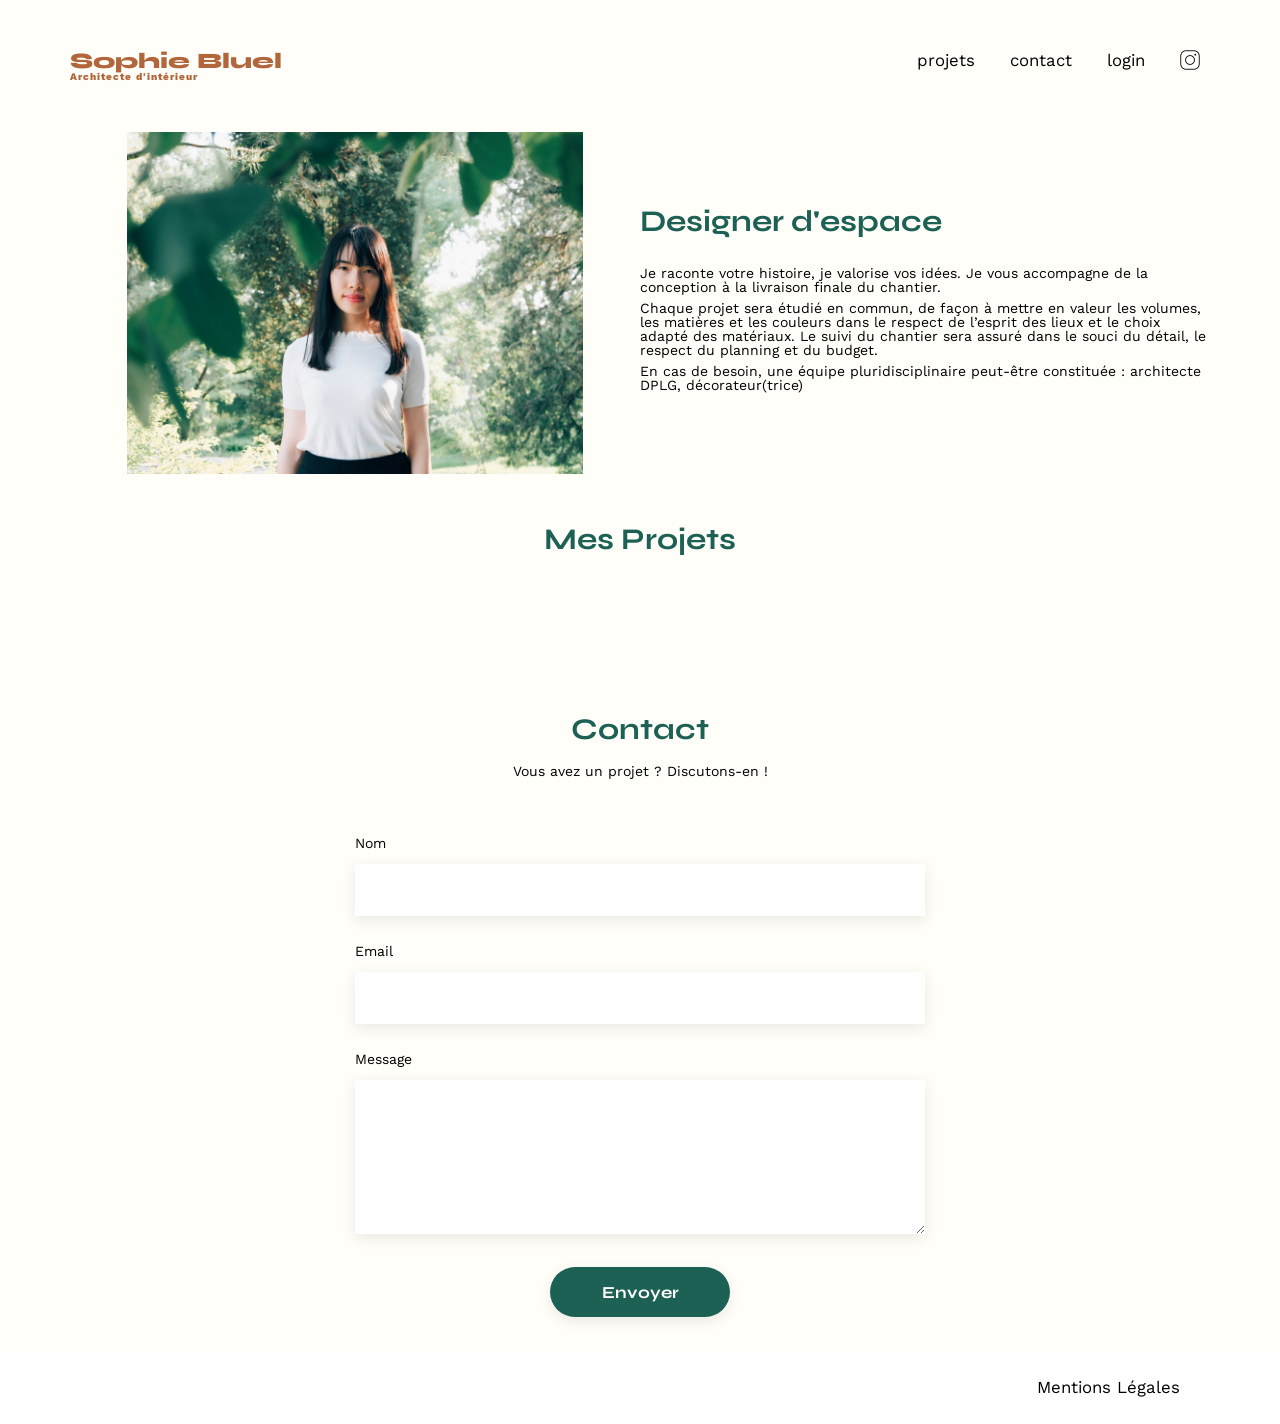
<file: index.html>
<!DOCTYPE html>
<html lang="fr">
<head>
	<meta charset="UTF-8">
	<title>Sophie Bluel - Architecte d'intérieur</title>
	<meta name="viewport" content="width=device-width, initial-scale=1.0">
	<link rel="preconnect" href="https://fonts.googleapis.com">
	<link rel="preconnect" href="https://fonts.gstatic.com" crossorigin>
	<link href="https://fonts.googleapis.com/css2?family=Syne:wght@700;800&family=Work+Sans&display=swap" rel="stylesheet">
	<link rel="stylesheet" href="https://cdnjs.cloudflare.com/ajax/libs/font-awesome/6.5.1/css/all.min.css">
	<meta name="description" content="">
	<link rel="stylesheet" href="./assets/style.css">
</head>
<body>

	<div id="edit-banner" style="display:none;">
	<p><i class="fa-regular fa-pen-to-square"></i> Mode édition</p>
</div>


<header>
	<h1>Sophie Bluel <span>Architecte d'intérieur</span></h1>
	<nav>
		<ul>
			<li>projets</li>
			<li>contact</li>
			<li><a href="./login.html">login</a></li> 			<li><img src="./assets/icons/instagram.png" alt="Instagram"></li>
		</ul>
	</nav>
</header>
<main>
	<section id="introduction">
		<figure>
			<img src="./assets/images/sophie-bluel.png" alt="">
		</figure>
		<article>
			<h2>Designer d'espace</h2>
			<p>Je raconte votre histoire, je valorise vos idées. Je vous accompagne de la conception à la livraison finale du chantier.</p>
			<p>Chaque projet sera étudié en commun, de façon à mettre en valeur les volumes, les matières et les couleurs dans le respect de l’esprit des lieux et le choix adapté des matériaux. Le suivi du chantier sera assuré dans le souci du détail, le respect du planning et du budget.</p>
			<p>En cas de besoin, une équipe pluridisciplinaire peut-être constituée : architecte DPLG, décorateur(trice)</p>
		</article>
	</section>
	<section id="portfolio">
<h2>Mes Projets <span id="edit-btn" style="display:none;"><i class="fa-regular fa-pen-to-square"></i> modifier</span></h2>		<div class="filters"></div>
		<div class="gallery"></div>
	</section>
	<section id="contact">
		<h2>Contact</h2>
		<p>Vous avez un projet ? Discutons-en !</p>
		<form action="#" method="post">
			<label for="name">Nom</label>
			<input type="text" name="name" id="name">
			<label for="email">Email</label>
			<input type="email" name="email" id="email">
			<label for="message">Message</label>
			<textarea name="message" id="message" cols="30" rows="10"></textarea>
			<input type="submit" value="Envoyer">
		</form>
	</section>
</main>
<div id="modal" class="modal" style="display:none;">
	<div class="modal-content">
		<span id="close-modal">&times;</span>

		<div id="modal-galerie">
			<h3>Galerie photo</h3>
			<div class="modal-gallery"></div>
			<hr>
			<button id="btn-ajout-photo">Ajouter une photo</button>
		</div>

		<!-- ajout -->
		<div id="modal-ajout" style="display:none;">
			<span id="back-modal"><i class="fa-solid fa-arrow-left"></i></span>
			<h3>Ajout photo</h3>
			<form id="form-ajout">
				<div id="photo-preview">
					<i class="fa-regular fa-image"></i>
					<label for="photo-input" class="btn-add-img">+ Ajouter photo</label>
					<input type="file" id="photo-input" accept="image/png, image/jpeg" style="display:none;">
					<p class="photo-info">jpg, png : 4mo max</p>
				</div>
				<label for="titre-photo">Titre</label>
				<input type="text" id="titre-photo">
				<label for="categorie-photo">Catégorie</label>
				<select id="categorie-photo"></select>
				<p id="form-error"></p>
				<input type="submit" value="Valider" id="btn-valider">
			</form>
		</div>
	</div>
</div>

<footer>
	<nav>
		<ul>
			<li>Mentions Légales</li>
		</ul>
	</nav>
</footer> 
<script src="./assets/script.js"></script>
</body>
</html>
</file>
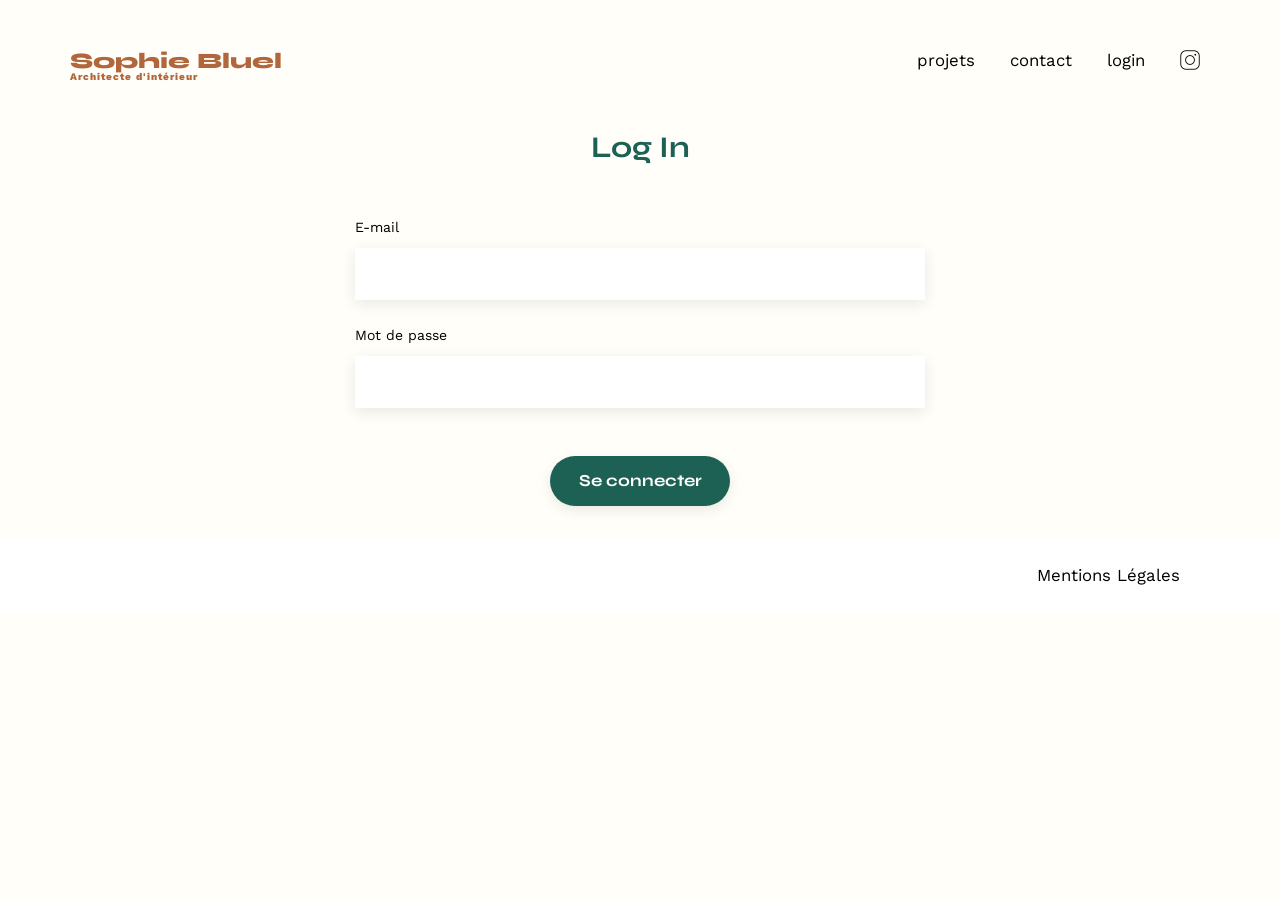
<file: login.html>
<!DOCTYPE html>
<html lang="fr">
<head>
	<meta charset="UTF-8">
	<title>Login - Sophie Bluel</title>
	<meta name="viewport" content="width=device-width, initial-scale=1.0">
	<link rel="preconnect" href="https://fonts.googleapis.com">
	<link rel="preconnect" href="https://fonts.gstatic.com" crossorigin>
	<link href="https://fonts.googleapis.com/css2?family=Syne:wght@700;800&family=Work+Sans&display=swap" rel="stylesheet">
	<link rel="stylesheet" href="./assets/style.css">
</head>
<body>
<header>
	<h1>Sophie Bluel <span>Architecte d'intérieur</span></h1>
	<nav>
		<ul>
			<li>projets</li>
			<li>contact</li>
			<li>login</li>
			<li><img src="./assets/icons/instagram.png" alt="Instagram"></li>
		</ul>
	</nav>
</header>
<main>
	<section id="login">
		<h2>Log In</h2>
		<form id="login-form">
			<label for="email">E-mail</label>
			<input type="email" name="email" id="email">
			<label for="password">Mot de passe</label>
			<input type="password" name="password" id="password">
			<p id="error-message"></p>
			<input type="submit" value="Se connecter">
		</form>
	</section>
</main>

<footer>
	<nav>
		<ul>
			<li>Mentions Légales</li>
		</ul>
	</nav>
</footer>
<script src="./assets/login.js"></script>
</body>
</html>
</file>
<file: assets/style.css>
/* http://meyerweb.com/eric/tools/css/reset/
   v2.0 | 20110126
   License: none (public domain)
*/

html, body, div, span, applet, object, iframe,
h1, h2, h3, h4, h5, h6, p, blockquote, pre,
a, abbr, acronym, address, big, cite, code,
del, dfn, em, img, ins, kbd, q, s, samp,
small, strike, strong, sub, sup, tt, var,
b, u, i, center,
dl, dt, dd, ol, ul, li,
fieldset, form, label, legend,
table, caption, tbody, tfoot, thead, tr, th, td,
article, aside, canvas, details, embed,
figure, figcaption, footer, header, hgroup,
menu, nav, output, ruby, section, summary,
time, mark, audio, video {
	margin: 0;
	padding: 0;
	border: 0;
	font-size: 100%;
	font: inherit;
	vertical-align: baseline;
}
/* HTML5 display-role reset for older browsers */
article, aside, details, figcaption, figure,
footer, header, hgroup, menu, nav, section {
	display: block;
}
body {
	line-height: 1;
	
}
ol, ul {
	list-style: none;
}
blockquote, q {
	quotes: none;
}
blockquote:before, blockquote:after,
q:before, q:after {
	content: '';
	content: none;
}
table {
	border-collapse: collapse;
	border-spacing: 0;
}
/** end reset css**/
body {
	max-width: 1140px;
	margin:auto;
	font-family: 'Work Sans' ;
	font-size: 14px;
	padding: 0 20px;
	background-color: #FFFEF8;
}
header {
	display: flex;
	justify-content: space-between;
	margin: 50px 0
}
section {
	margin: 50px 0
}

h1{
	display: flex;
	flex-direction: column;
	font-family: 'Syne';
	font-size: 22px;
	font-weight: 800;
	color: #B1663C
}

h1 > span {
	font-family: 'Work Sans';
	font-size:10px;
	letter-spacing: 0.1em;
;
}

h2{
	font-family: 'Syne';
	font-weight: 700;
	font-size: 30px;
	color: #1D6154
}
nav ul {
	display: flex;
	align-items: center;
	list-style-type: none;
	gap: 15px;

}
header nav li {
	padding: 0 10px;
	font-size: 1.2em;
	cursor: pointer;
}
nav li {
	padding: 0 100px;
	font-size: 1.2em;
	cursor: pointer;
}

nav img {
    height: 1.2em;
    vertical-align: middle;
}

li:hover {
	color: #B1663C;
}
#introduction {
	display: flex;
	align-items: center;
}
#introduction figure {
	flex: 1
}
#introduction img {
	display: block;
	margin: auto;
	width: 80%;
}

#introduction article {
	flex: 1
}
#introduction h2 {
	margin-bottom: 1em;
}

#introduction p {
	margin-bottom: 0.5em;
}
#portfolio h2 {
	text-align: center;
	margin-bottom: 2em;
}
.gallery {
	width: 100%;
	display: grid;
	grid-template-columns: 1fr 1fr 1fr;
	grid-column-gap: 20px;
	grid-row-gap: 20px;
}

.gallery img {
	width: 100%;

}
#contact {
	width: 50%;
margin: auto;
}
#contact > * {
	text-align: center;

}
#contact h2{
	margin-bottom: 20px;
}
#contact form {
	text-align: left;
	margin-top:30px;
	display: flex;
	flex-direction: column;
}

#contact input {
	height: 50px;
	font-size: 1.2em;
	border: none;
	box-shadow: 0px 4px 14px rgba(0, 0, 0, 0.09);
}
#contact label {
	margin: 2em 0 1em 0;
}
#contact textarea {
	border: none;
	box-shadow: 0px 4px 14px rgba(0, 0, 0, 0.09);
}

input[type="submit"]{
	font-family: 'Syne';
	font-weight: 700;
	color: white;
	background-color: #1D6154;
	margin : 2em auto ;
	width: 180px;
	text-align: center;
	border-radius: 60px ;
}

footer nav ul {
	display: flex;
	justify-content: flex-end;
	background-color: #ffffff;

    padding: 2em;
    width: 100vw;
    position: relative;
    left: 50%;
    transform: translateX(-50%);
}


.filters {
    display: flex;
    justify-content: center;
    gap: 10px;
    margin-bottom: 50px;
}

.filters button {
    padding: 8px 20px;
    border: 1px solid #1D6154;
    border-radius: 30px;
    background-color: white;
    color: #1D6154;
    font-family: 'Syne', sans-serif;
    font-size: 16px;
    font-weight: 700;
    cursor: pointer;
}

.filters button.active {
    background-color: #1D6154;
    color: white;
}

#login {
    width: 50%;
    margin: auto;
}

#login h2 {
    text-align: center;
    margin-bottom: 20px;
}

#login form {
    text-align: left;
    margin-top: 30px;
    display: flex;
    flex-direction: column;
}

#login input {
    height: 50px;
    font-size: 1.2em;
    border: none;
    box-shadow: 0px 4px 14px rgba(0, 0, 0, 0.09);
}

#login label {
    margin: 2em 0 1em 0;
}

#error-message {
    color: red;
    margin-top: 1em;
    text-align: center;
}
#edit-banner {
    background-color: black;
    color: white;
    display: flex;
    justify-content: center;
    align-items: center;
    padding: 10px;
    margin: 0;
    width: 100vw;
    position: relative;
    left: 50%;
    transform: translateX(-50%);
}

#edit-banner p {
    margin: 0;
    font-size: 14px;
}

#edit-btn {
    font-size: 14px;
    font-weight: 400;
    color: black;
    cursor: pointer;
	padding: 0 20px;
}


.modal {
    position: fixed;
    top: 0;
    left: 0;
    width: 100%;
    height: 100%;
    background-color: rgba(0, 0, 0, 0.5);
    display: flex;
    justify-content: center;
    align-items: center;
}

.modal-content {
    background-color: white;
    padding: 30px;
    border-radius: 10px;
    width: 630px;
    position: relative;
}

#close-modal {
    position: absolute;
    top: 10px;
    right: 15px;
    font-size: 24px;
    cursor: pointer;
}

.modal-content h3 {
    text-align: center;
    margin-bottom: 20px;
}

.modal-gallery {
    display: grid;
    grid-template-columns: repeat(5, 1fr);
    gap: 20px;
    padding: 0 20px;
}

.modal-gallery figure {
    position: relative;
    margin: 0;
}

.modal-gallery img {
    width: 100%;
    aspect-ratio: 3 / 4;
    object-fit: cover;
}

.modal-gallery .trash-icon {
    position: absolute;
    top: 5px;
    right: 5px;
    background-color: black;
    color: white;
    border: none;
    padding: 3px 5px;
    cursor: pointer;
    font-size: 10px;
    border-radius: 2px;
}

.modal-content hr {
    margin: 20px 0;
}

#btn-ajout-photo {
    display: block;
    margin: 0 auto;
    padding: 10px 40px;
    background-color: #1D6154;
    color: white;
    border: none;
    border-radius: 30px;
    font-family: "Work Sans";
    cursor: pointer;
}

#back-modal {
    position: absolute;
    top: 10px;
    left: 15px;
    font-size: 18px;
    cursor: pointer;
}

#photo-preview {
    background-color: #E8F1F6;
    display: flex;
    flex-direction: column;
    align-items: center;
    justify-content: center;
    padding: 20px;
    margin-bottom: 20px;
    border-radius: 5px;
    min-height: 150px;
}

#photo-preview i {
    font-size: 50px;
    color: #B9C5CC;
    margin-bottom: 10px;
}

.btn-add-img {
    background-color: #CBD6DC;
    padding: 8px 20px;
    border-radius: 30px;
    cursor: pointer;
    font-size: 14px;
}

.photo-info {
    font-size: 10px;
    color: grey;
    margin-top: 5px;
}

#photo-preview img {
    max-height: 150px;
    object-fit: contain;
}

#form-ajout label {
    margin-top: 10px;
    font-size: 14px;
}

#form-ajout input[type="text"],
#form-ajout select {
    width: 100%;
    padding: 8px;
    border: 1px solid #ccc;
    box-sizing: border-box;
}

#btn-valider {
    display: block;
    margin: 20px auto 0;
    padding: 10px 40px;
    background-color: #1D6154;
    color: white;
    border: none;
    border-radius: 30px;
    font-family: "Work Sans";
    cursor: pointer;
}

#form-error {
    color: red;
    font-size: 12px;
    text-align: center;
}

nav a {
    text-decoration: none;
    color: inherit;
}
</file>
